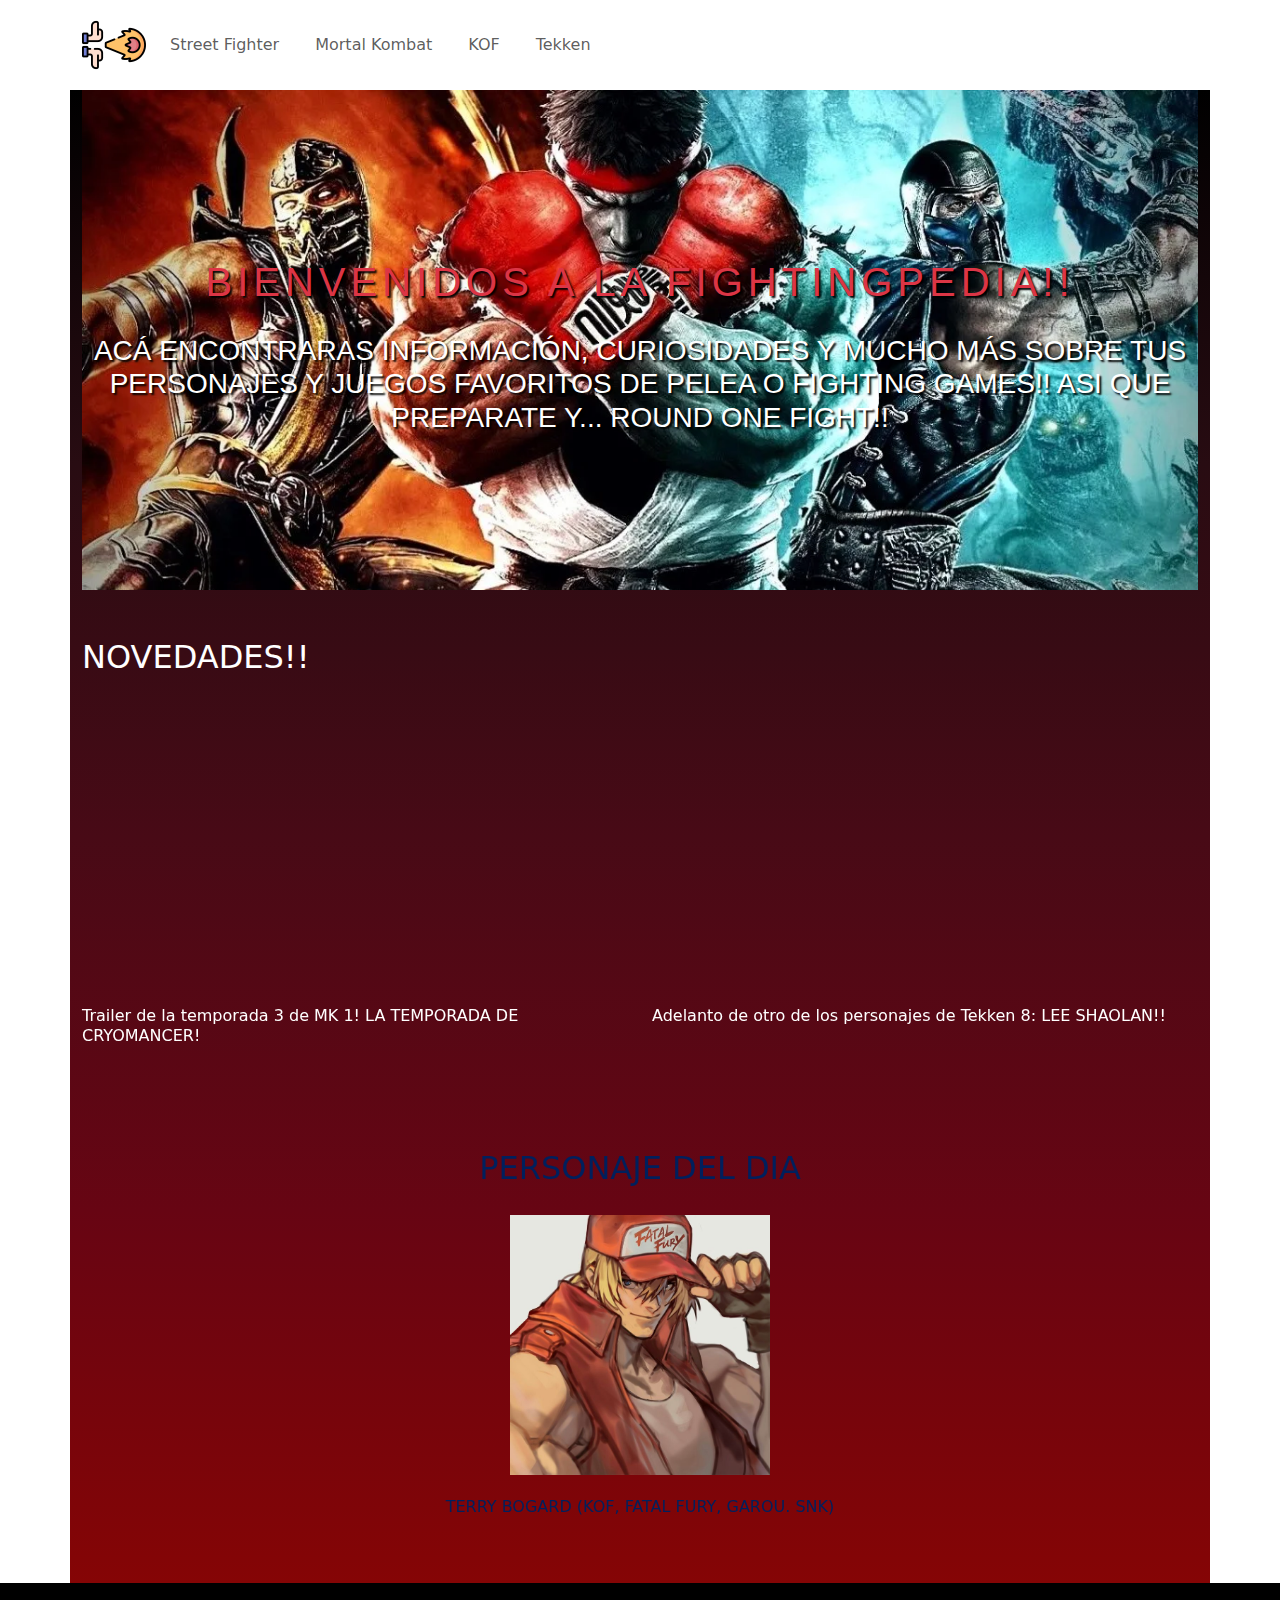
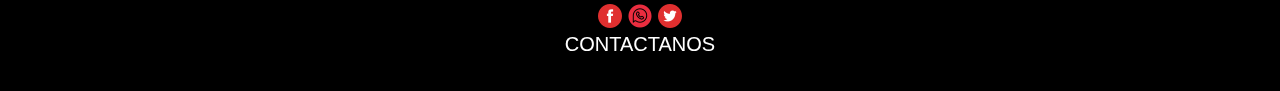
<file: index.html>
<!DOCTYPE html>
<html lang="en">
<head>
    <meta charset="UTF-8">
    <meta name="viewport" content="width=device-width, initial-scale=1.0">
    <meta name="description" content="ACÁ ENCONTRARAS INFORMACIÓN, CURIOSIDADES Y MUCHO MÁS SOBRE TUS PERSONAJES Y JUEGOS FAVORITOS DE PELEA O FIGHTING GAMES!!">
    <meta name="keywords" content="STREET FIGHTER, MORTAL KOMBAT, KING OF FIGHTERS, KOF, TEKKEN">
    <meta property="og:title" content=FIGHTINGPEDIA ENCICLOPEDIA DE JUEGOS DE PELEA>
    <meta property="og:site_name" content=FIGHTINGPEDIA>
    <meta property="og:url" content=www.fighting-pedia.com>
    <meta property="og:description" content=ACÁ ENCONTRARAS INFORMACIÓN, CURIOSIDADES Y MUCHO MÁS SOBRE TUS PERSONAJES Y JUEGOS FAVORITOS DE PELEA O FIGHTING GAMES>
    <meta property="og:type" content="">
    <meta property="og:image" content=https://images.app.goo.gl/V27p7iM9LM91ievm9>
    <title>FIGHTINGPEDIA - TU ENCICLOPEDIA DE JUEGOS DE LUCHA!</title>
    <link rel="stylesheet" href="https://cdn.jsdelivr.net/npm/bootstrap@5.3.2/dist/css/bootstrap.min.css">
    <link rel="stylesheet" href="./css/style.css">
    <link rel="shortcut icon" href="./assets/img/logofightingpedia.ico" type="image/x-icon">
</head>
<body>
  <header>
    <nav class="navbar navbar-expand-lg navbar-light custom-navbar-color">
      <div class="container">
        <a class="navbar-brand" href="./index.html"><img src="./assets/img/logofightingpedia.png" alt=""></a>
        <button class="navbar-toggler" type="button" data-bs-toggle="collapse" data-bs-target="#navbarNav" aria-controls="navbarNav" aria-expanded="false" aria-label="Toggle navigation">
          <span class="navbar-toggler-icon"></span>
        </button>
        <div class="collapse navbar-collapse" id="navbarNav">
          <ul class="navbar-nav">
            <li class="nav-item">
              <a class="nav-link" href="./pages/streetfighter.html">Street Fighter</a>
            </li>
            <li class="nav-item">
              <a class="nav-link" href="./pages/mortalkombat.html">Mortal Kombat</a>
            </li>
            <li class="nav-item">
              <a class="nav-link" href="./pages/kof.html">KOF</a>
            </li>
            <li class="nav-item">
              <a class="nav-link" href="./pages/tekken.html">Tekken</a>
            </li>
          </ul>
        </div>
      </div>
    </nav>
  </header>
  <main class="container">
    <section id="inicio" class="fondo text-center py-5">
        <h1 class="text-danger">BIENVENIDOS A LA FIGHTINGPEDIA!!</h1>
        <h3 class="text-white">ACÁ ENCONTRARAS INFORMACIÓN, CURIOSIDADES Y MUCHO MÁS SOBRE TUS PERSONAJES Y JUEGOS FAVORITOS DE PELEA O FIGHTING GAMES!! ASI QUE PREPARATE Y... ROUND ONE FIGHT!!</h3>
    </section>
    <section id="novedades" class="py-5">
      <h2 class= "text-white">NOVEDADES!!</h2>
        <div class="row">
            <div class="col-md-6">
                <iframe width="560" height="315" src="https://www.youtube.com/embed/T8Xaw6RXOB8?si=-clqtXd8-ogATsBP" title="YouTube video player" frameborder="0" allow="accelerometer; autoplay; clipboard-write; encrypted-media; gyroscope; picture-in-picture; web-share" allowfullscreen></iframe>
                <div>
                    <h6 class="text-white">Trailer de la temporada 3 de MK 1! LA TEMPORADA DE CRYOMANCER!</h6>
                </div>
            </div>
            <div class="col-md-6">
                <iframe width="560" height="315" src="https://www.youtube.com/embed/-0mjC3FEMc4?si=bHp7GgWHuBr16eFQ" title="YouTube video player" frameborder="0" allow="accelerometer; autoplay; clipboard-write; encrypted-media; gyroscope; picture-in-picture; web-share" allowfullscreen></iframe>
                <div>
                    <h6 class="text-white">Adelanto de otro de los personajes de Tekken 8: LEE SHAOLAN!!</h6>
                </div>
            </div>
        </div>
    </section>
    <section id="personaje" class="personaje-del-dia text-center py-5">
        <h2>PERSONAJE DEL DIA</h2>
        <img src="./assets/img/Terry.jpg" alt="">
        <p>TERRY BOGARD (KOF, FATAL FURY, GAROU. SNK)</p>
    </section>
  </main>
  <footer class="text-center py-3">
    <div class="container">
      <img src="./assets/img/red-face.png" alt="">
      <img src="./assets/img/chat.png" alt="">
      <img src="./assets/img/twitter.png" alt="">
      <p>CONTACTANOS</p>
    </div>
  </footer>
  <script src="https://cdn.jsdelivr.net/npm/bootstrap@5.3.2/dist/js/bootstrap.bundle.min.js"></script>
</body>
</html>
</file>
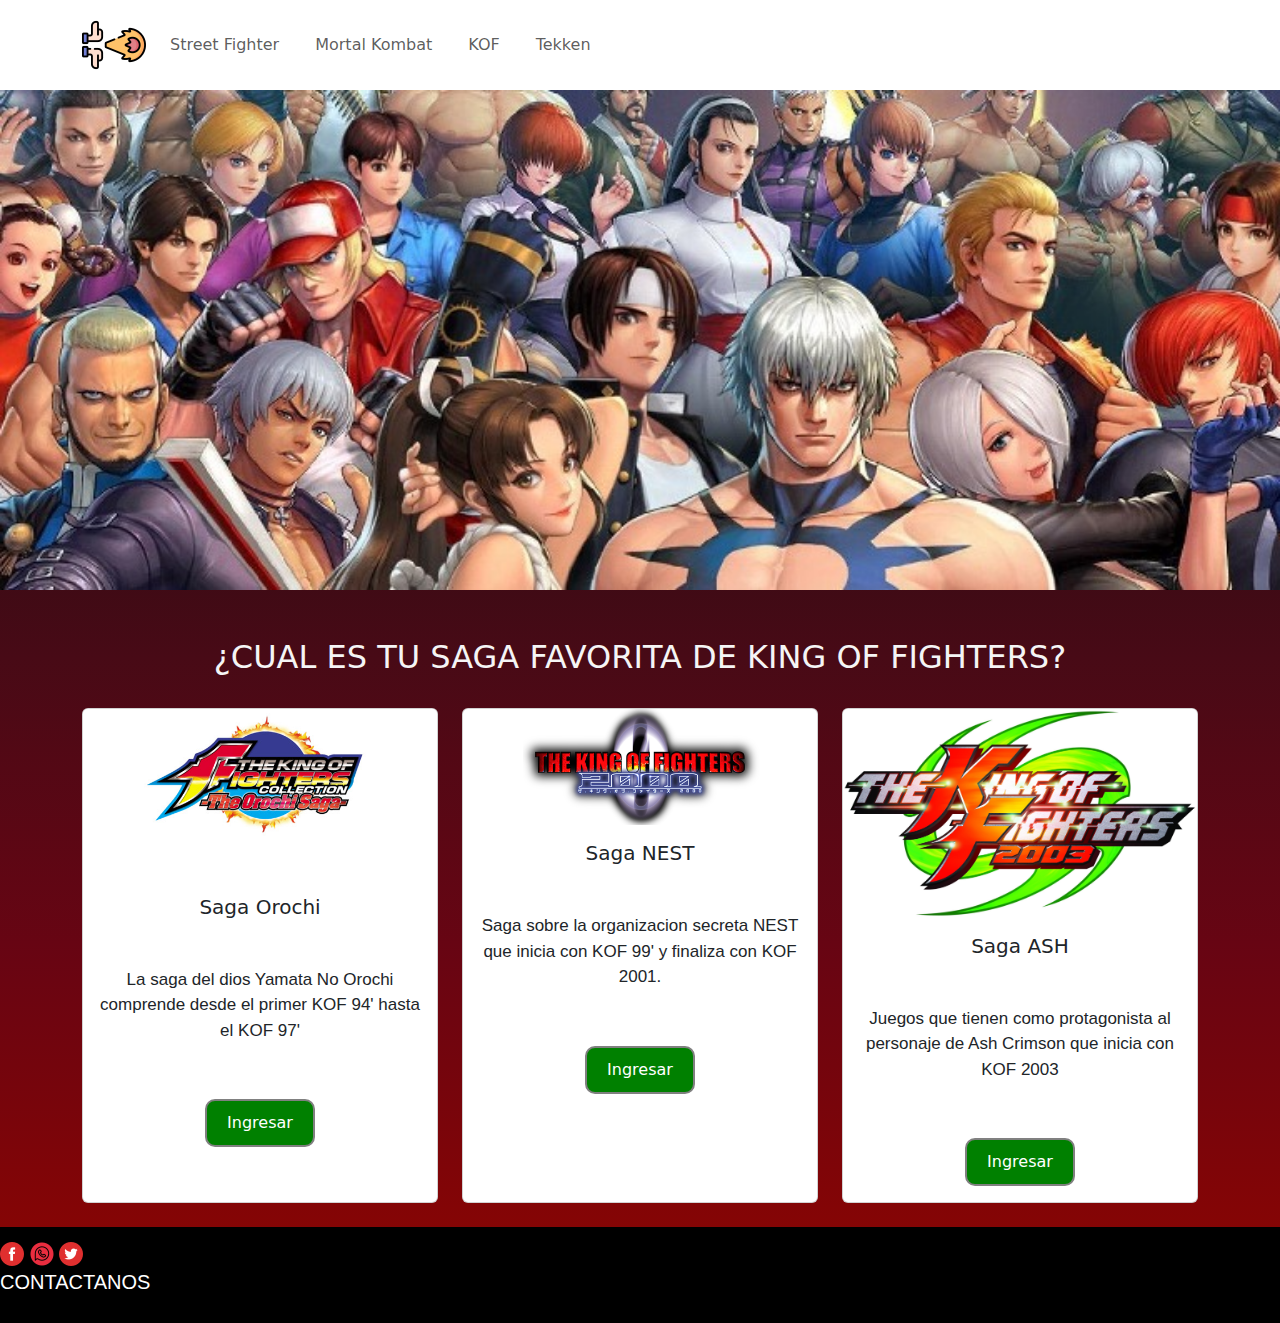
<file: pages/kof.html>
<!DOCTYPE html>
<html lang="en">
<head>
    <meta charset="UTF-8">
    <meta name="viewport" content="width=device-width, initial-scale=1.0">
    <meta name="description" content="ENCUENTRA TODA LA INFO SOBRE LAS SAGAS DE KING OF FIGHTERS!">
    <meta name="keywords" content="STREET FIGHTER, MORTAL KOMBAT, KING OF FIGHTERS, KOF, TEKKEN">
    <meta property="og:title" content=KING OF FIGHTERS>
    <meta property="og:site_name" content=FIGHTINGPEDIA>
    <meta property="og:url" content=www.fighting-pedia.com>
    <meta property="og:description" content=ENCUENTRA TODA LA INFO SOBRE LAS SAGAS DE KING OF FIGHTERS!>
    <meta property="og:type" content="">
    <meta property="og:image" content=https://www.playerreset.com/wp-content/uploads/2019/11/The-King-of-Fighters.jpg>
    <title>KOF - FIGHTINGPEDIA</title>
    <link rel="stylesheet" href="../bootstrap-5.3.2-dist/css/bootstrap.min.css">
    <link rel="stylesheet" href="../css/style.css">
    <link rel="shortcut icon" href="../assets/img/logofightingpedia.ico" type="image/x-icon">
</head>
<body>
  <header>
    <nav class="navbar navbar-expand-lg navbar-light custom-navbar-color">
      <div class="container">
        <a class="navbar-brand" href="../index.html"><img src="../assets/img/logofightingpedia.png" alt=""></a>
        <button class="navbar-toggler" type="button" data-bs-toggle="collapse" data-bs-target="#navbarNav" aria-controls="navbarNav" aria-expanded="false" aria-label="Toggle navigation">
          <span class="navbar-toggler-icon"></span>
        </button>
        <div class="collapse navbar-collapse" id="navbarNav">
          <ul class="navbar-nav">
            <li class="nav-item">
              <a class="nav-link" href="../pages/streetfighter.html">Street Fighter</a>
            </li>
            <li class="nav-item">
              <a class="nav-link" href="../pages/mortalkombat.html">Mortal Kombat</a>
            </li>
            <li class="nav-item">
              <a class="nav-link" href="#">KOF</a>
            </li>
            <li class="nav-item">
              <a class="nav-link" href="../pages/tekken.html">Tekken</a>
            </li>
          </ul>
        </div>
      </div>
    </nav>
  </header>
    <main>
        <section class="fondo-kof"></section>
        <section class="cardsContainer">
          <h2 class="titulo-street text-center mt-5">¿CUAL ES TU SAGA FAVORITA DE KING OF FIGHTERS?</h2>
          <div class="container mt-4">
            <div class="row justify-content-around">
              <div class="col-md-4 mb-4">
                <div class="card">
                  <img src="../assets/img/kof_orochi.jpg" class="card-img-top" alt="...">
                <div class="card-body">
                  <h5 class="card-title">Saga Orochi</h5>
                  <p class="card-text">La saga del dios Yamata No Orochi comprende desde el primer KOF 94' hasta el KOF 97'</p>
                  <a href="#" class="btn-card-kof">Ingresar</a>
                  </div>
                </div>
              </div>
              <div class="col-md-4 mb-4">
                <div class="card">
                  <article>
                  <img src="../assets/img/kof_00.png" class="card-img-top" alt="...">
                <div class="card-body">
                  <h5 class="card-title">Saga NEST</h5>
                  <p class="card-text">Saga sobre la organizacion secreta NEST que inicia con KOF 99' y finaliza con KOF 2001.</p>
                  <a href="#" class="btn-card-kof">Ingresar</a>
                  </div>
                </article>
                </div>
              </div>
              <div class="col-md-4 mb-4">
                <div class="card">
                  <img src="../assets/img/KOF 03.jpg" class="card-img-top" alt="...">
                <div class="card-body">
                  <h5 class="card-title">Saga ASH</h5>
                  <p class="card-text">Juegos que tienen como protagonista al personaje de Ash Crimson que inicia con KOF 2003</p>
                  <a href="#" class="btn-card-kof">Ingresar</a>
                  </div>
                </div>
              </div>
            </div>
          </div>
        </section>
    </main>     
    <footer>
      <img src="../assets/img/red-face.png">
        <img src="../assets/img/chat.png">
        <img src="../assets/img/twitter.png">
        <p>CONTACTANOS</p>
    </footer>
    <script src="../bootstrap-5.3.2-dist/js/bootstrap.js"></script>
</body>
</html>
</file>
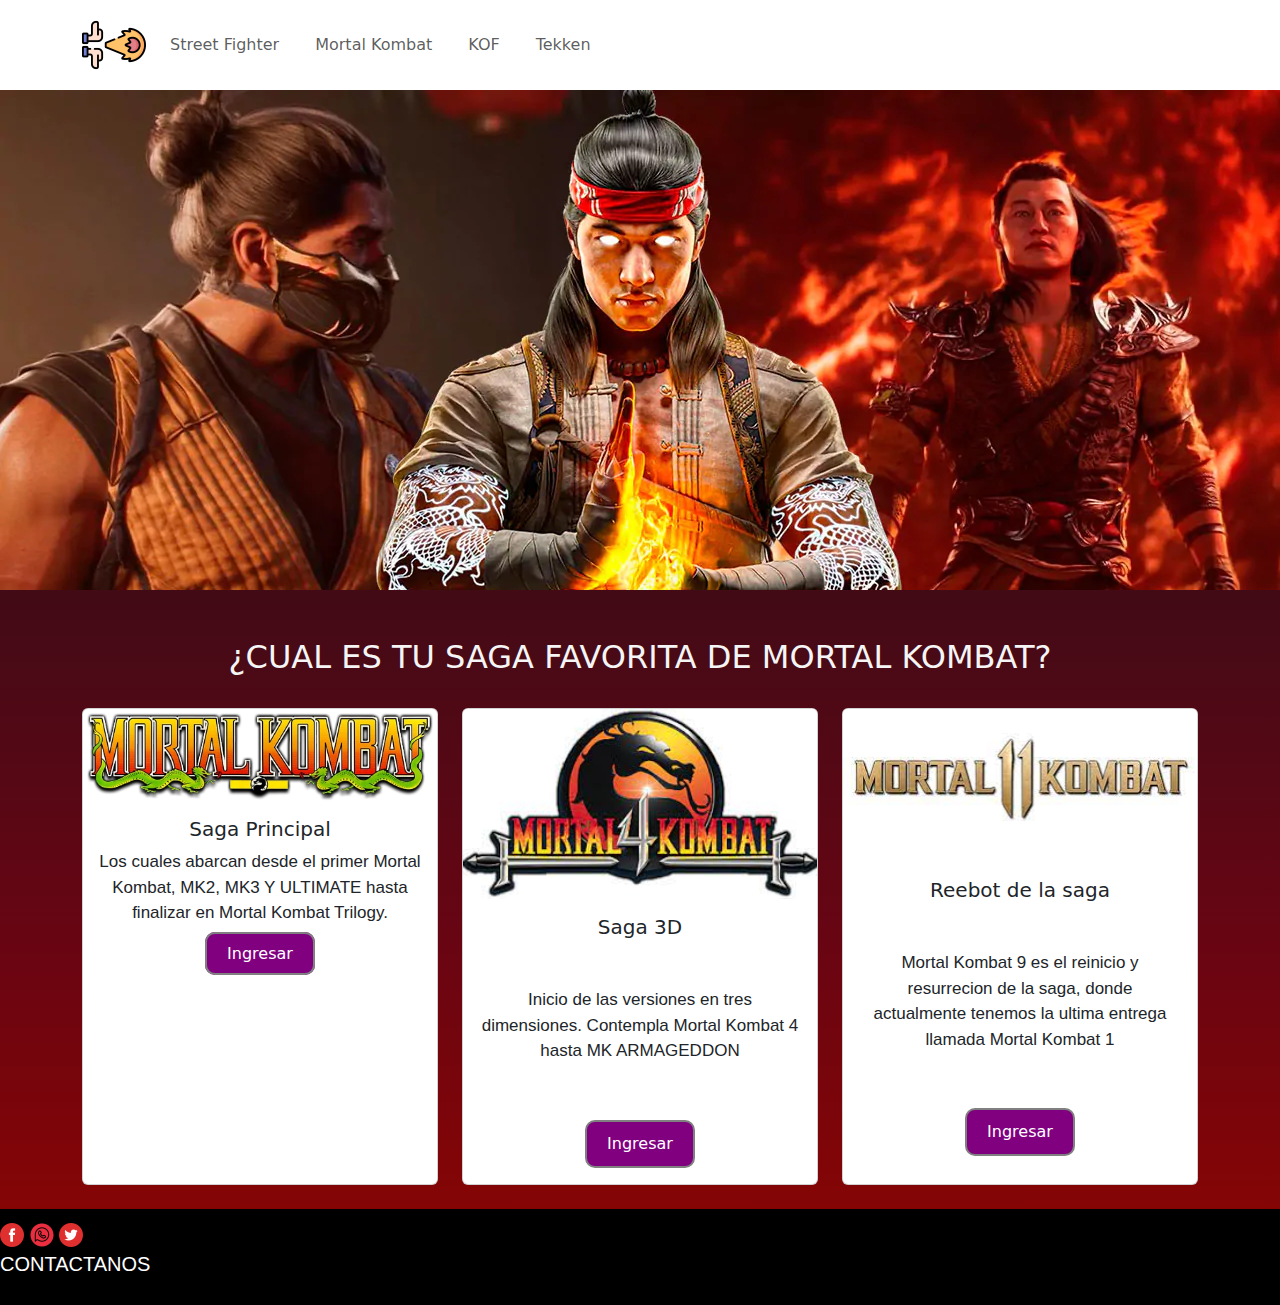
<file: pages/mortalkombat.html>
<!DOCTYPE html>
<html lang="en">
<head>
    <meta charset="UTF-8">
    <meta name="viewport" content="width=device-width, initial-scale=1.0">
    <meta name="description" content="ENCUENTRA TODA LA INFO SOBRE LAS SAGAS DE MORTAL KOMBAT!">
    <meta name="keywords" content="STREET FIGHTER, MORTAL KOMBAT, KING OF FIGHTERS, KOF, TEKKEN">
    <meta property="og:title" content=MORTAL KOMBAT>
    <meta property="og:site_name" content=FIGHTINGPEDIA>
    <meta property="og:url" content=www.fighting-pedia.com>
    <meta property="og:description" content=ENCUENTRA TODA LA INFO SOBRE LAS SAGAS DE MORTAL KOMBAT!>
    <meta property="og:type" content="">
    <meta property="og:image" content=https://www.google.com/url?sa=i&url=https%3A%2F%2Feleconomista.com.ar%2Fsociedad-redes%2Fmortal-kombat-historia-franquicia-escandalizo-todo-mundo-recaudo-millones-n60906&psig=AOvVaw3F_oKuk8F8jm6ORZ6wA_vf&ust=1705888494489000&source=images&cd=vfe&opi=89978449&ved=0CBIQjRxqFwoTCIi8hoWw7YMDFQAAAAAdAAAAABAD>
    <title>MORTAL KOMBAT - FIGHTINGPEDIA</title>
    <link rel="stylesheet" href="../bootstrap-5.3.2-dist/css/bootstrap.min.css">
    <link rel="stylesheet" href="../css/style.css">
    <link rel="shortcut icon" href="../assets/img/logofightingpedia.ico" type="image/x-icon">
</head>
<body>
  <header>
    <nav class="navbar navbar-expand-lg navbar-light custom-navbar-color">
      <div class="container">
        <a class="navbar-brand" href="../index.html"><img src="../assets/img/logofightingpedia.png" alt=""></a>
        <button class="navbar-toggler" type="button" data-bs-toggle="collapse" data-bs-target="#navbarNav" aria-controls="navbarNav" aria-expanded="false" aria-label="Toggle navigation">
          <span class="navbar-toggler-icon"></span>
        </button>
        <div class="collapse navbar-collapse" id="navbarNav">
          <ul class="navbar-nav">
            <li class="nav-item">
              <a class="nav-link" href="../pages/streetfighter.html">Street Fighter</a>
            </li>
            <li class="nav-item">
              <a class="nav-link" href="#">Mortal Kombat</a>
            </li>
            <li class="nav-item">
              <a class="nav-link" href="../pages/kof.html">KOF</a>
            </li>
            <li class="nav-item">
              <a class="nav-link" href="../pages/tekken.html">Tekken</a>
            </li>
          </ul>
        </div>
      </div>
    </nav>
  </header>
    <main>
        <section class="fondo-mortal"></section>
        <section class="cardsContainer">
          <h2 class="titulo-street text-center mt-5">¿CUAL ES TU SAGA FAVORITA DE MORTAL KOMBAT?</h2>
          <div class="container mt-4">
            <div class="row justify-content-around">
              <div class="col-md-4 mb-4">
                <div class="card">
                  <article></article>
                  <img src="../assets/img/Mk1_logo.logo.png" class="card-img-top" alt="...">
                  <div class="card-body">
                  <h5 class="card-title">Saga Principal</h5>
                  <p class="card-text">Los cuales abarcan desde el primer Mortal Kombat, MK2, MK3 Y ULTIMATE hasta finalizar en Mortal Kombat Trilogy.</p>
                  <a href="#" class="btn-card-mortal">Ingresar</a>
                  </div>
                </article>
                </div>
              </div>
              <div class="col-md-4 mb-4">
                <div class="card">
                  <img src="../assets/img/mortalkombat 4.png" class="card-img-top" alt="...">
                <div class="card-body">
                  <h5 class="card-title">Saga 3D</h5>
                  <p class="card-text">Inicio de las versiones en tres dimensiones. Contempla Mortal Kombat 4 hasta MK ARMAGEDDON</p>
                  <a href="#" class="btn-card-mortal">Ingresar</a>
                  </div>
                </div>
              </div>
              <div class="col-md-4 mb-4">
                <div class="card">
                  <img src="../assets/img/mk 11.png" class="card-img-top" alt="...">
                <div class="card-body">
                  <h5 class="card-title">Reebot de la saga</h5>
                  <p class="card-text">Mortal Kombat 9 es el reinicio y resurrecion de la saga, donde actualmente tenemos la ultima entrega llamada Mortal Kombat 1</p>
                  <a href="#" class="btn-card-mortal">Ingresar</a>
                  </div>
                </div>
              </div>
            </div>
          </div>
        </section>         
      </section>
    </main>     
    <footer>
      <img src="../assets/img/red-face.png">
        <img src="../assets/img/chat.png">
        <img src="../assets/img/twitter.png">
        <p>CONTACTANOS</p>
    </footer>
    <script src="../bootstrap-5.3.2-dist/js/bootstrap.js"></script>
</body>
</html>
</file>
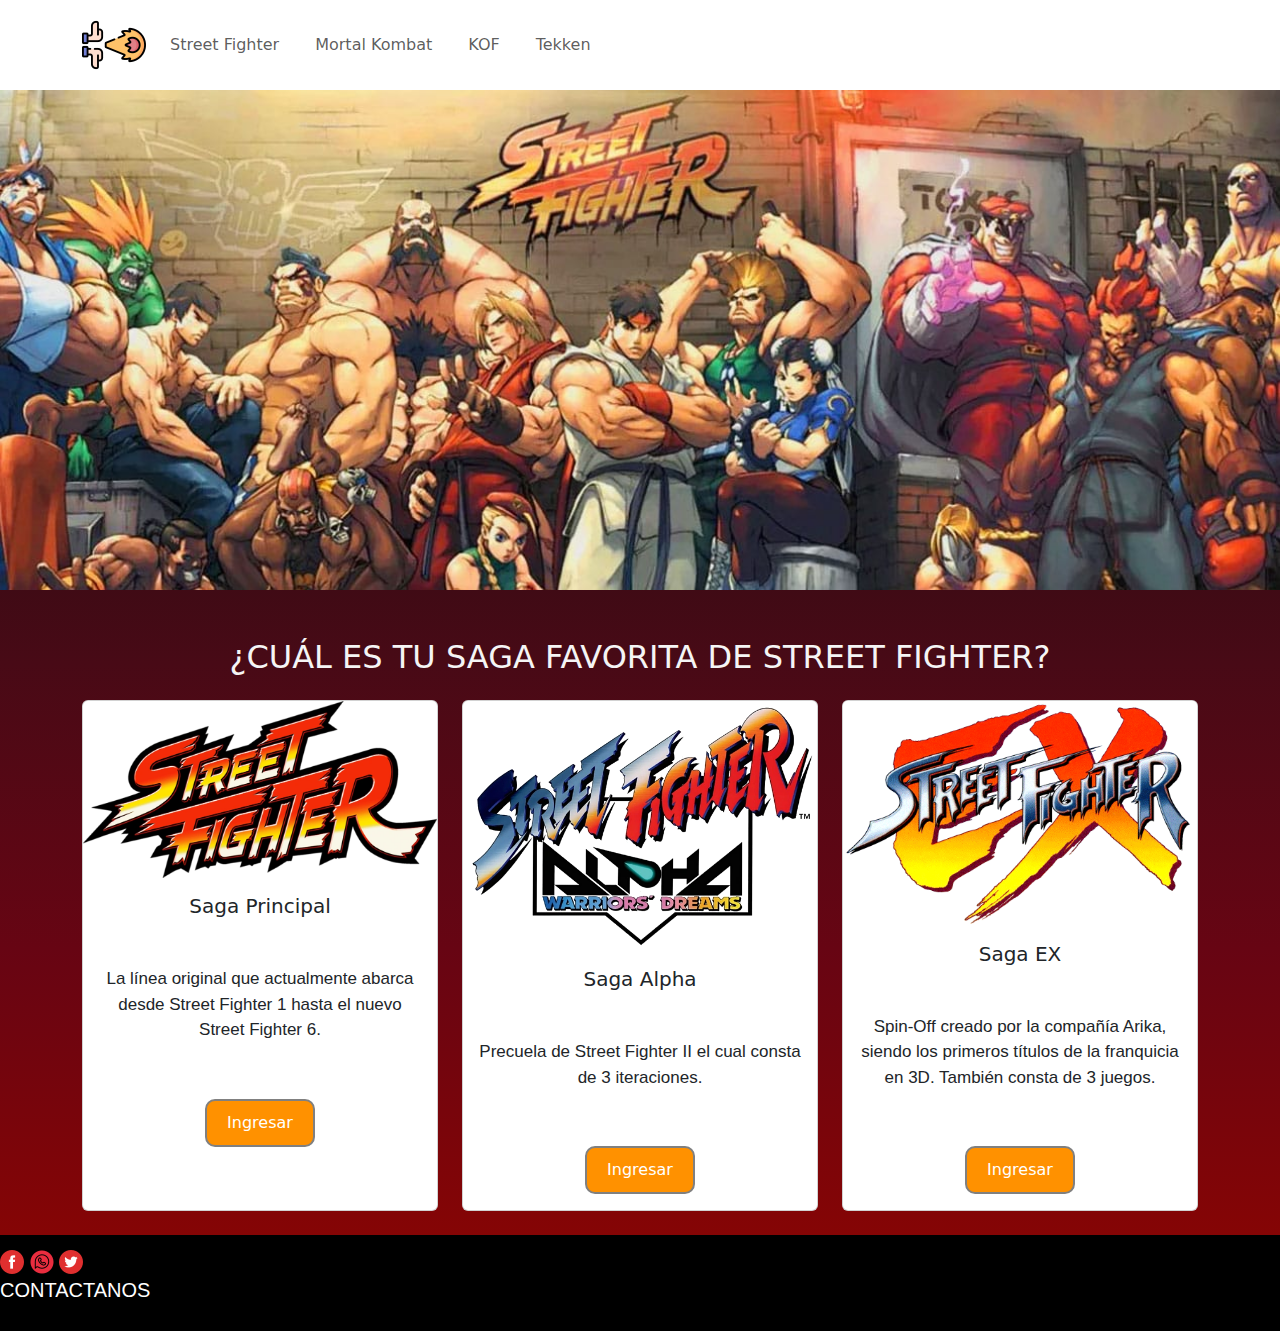
<file: pages/streetfighter.html>
<!DOCTYPE html>
<html lang="en">
<head>
    <meta charset="UTF-8">
    <meta name="viewport" content="width=device-width, initial-scale=1.0">
    <meta name="description" content="ENCUENTRA TODA LA INFO SOBRE LAS SAGAS DE STREET FIGHTER!">
    <meta name="keywords" content="STREET FIGHTER, MORTAL KOMBAT, KING OF FIGHTERS, KOF, TEKKEN">
    <meta property="og:title" content=STREET FIGHTER>
    <meta property="og:site_name" content=FIGHTINGPEDIA>
    <meta property="og:url" content=www.fighting-pedia.com>
    <meta property="og:description" content=ENCUENTRA TODA LA INFO SOBRE LAS SAGAS DE STREET FIGHTER!>
    <meta property="og:type" content="">
    <meta property="og:image" content=https://www.google.com/url?sa=i&url=https%3A%2F%2Fwww.businesswire.com%2Fnews%2Fhome%2F20230122005019%2Fes%2F&psig=AOvVaw0dOut-XS29dc-jFMKtD2Y4&ust=1705888610282000&source=images&cd=vfe&opi=89978449&ved=0CBIQjRxqFwoTCOCz7b2w7YMDFQAAAAAdAAAAABAD>
    <title>STREET FIGHTER - FIGHTINGPEDIA</title>
    <link rel="stylesheet" href="../bootstrap-5.3.2-dist/css/bootstrap.min.css">
    <link rel="stylesheet" href="../css/style.css">
    <link rel="shortcut icon" href="../assets/img/logofightingpedia.ico" type="image/x-icon">
</head>
<body>
  <header>
    <nav class="navbar navbar-expand-lg navbar-light custom-navbar-color">
      <div class="container">
        <a class="navbar-brand" href="../index.html"><img src="../assets/img/logofightingpedia.png" alt=""></a>
        <button class="navbar-toggler" type="button" data-bs-toggle="collapse" data-bs-target="#navbarNav" aria-controls="navbarNav" aria-expanded="false" aria-label="Toggle navigation">
          <span class="navbar-toggler-icon"></span>
        </button>
        <div class="collapse navbar-collapse" id="navbarNav">
          <ul class="navbar-nav">
            <li class="nav-item">
              <a class="nav-link" href="#">Street Fighter</a>
            </li>
            <li class="nav-item">
              <a class="nav-link" href="../pages/mortalkombat.html">Mortal Kombat</a>
            </li>
            <li class="nav-item">
              <a class="nav-link" href="../pages/kof.html">KOF</a>
            </li>
            <li class="nav-item">
              <a class="nav-link" href="../pages/tekken.html">Tekken</a>
            </li>
          </ul>
        </div>
      </div>
    </nav>
  </header>
    <main>
      <section class="fondo-street"></section>
      <section class="cardsContainer">
        <div>
        <h2 class="titulo-street text-center mt-5">¿CUÁL ES TU SAGA FAVORITA DE STREET FIGHTER?</h2>
        <div class="container mt-4">
          <div class="row justify-content-around">
            <div class="col-md-4 mb-4">
              <div class="card">
                <article>
                <img src="../assets/img/Street_Fighter_Logo.png" class="card-img-top" alt="...">
                <div class="card-body">
                  <h5 class="card-title">Saga Principal</h5>
                  <p class="card-text">La línea original que actualmente abarca desde Street Fighter 1 hasta el nuevo Street Fighter 6.</p>
                  <a href="#" class="btn-card">Ingresar</a>
                </div>
               </article>
              </div>
            </div>
            <div class="col-md-4 mb-4">
              <div class="card">
                <img src="../assets/img/Streetfighteralpha-white-logo.png" class="card-img-top" alt="...">
                <div class="card-body">
                  <h5 class="card-title">Saga Alpha</h5>
                  <p class="card-text">Precuela de Street Fighter II el cual consta de 3 iteraciones.</p>
                  <a href="#" class="btn-card">Ingresar</a>
                </div>
              </div>
            </div>
            <div class="col-md-4 mb-4">
              <div class="card">
                <img src="../assets/img/Street_Fighter_EX_Logo_1_a.png" class="card-img-top" alt="...">
                <div class="card-body">
                  <h5 class="card-title">Saga EX</h5>
                  <p class="card-text">Spin-Off creado por la compañía Arika, siendo los primeros títulos de la franquicia en 3D. También consta de 3 juegos.</p>
                  <a href="#" class="btn-card">Ingresar</a>
                </div>
              </div>
            </div>
          </div>
        </div>
      </section>
    </main>
    <footer>
      <img src="../assets/img/red-face.png">
        <img src="../assets/img/chat.png">
        <img src="../assets/img/twitter.png">
        <p>CONTACTANOS</p>
    </footer>
    <script src="../bootstrap-5.3.2-dist/js/bootstrap.js"></script>    
</body>
</html>
</file>
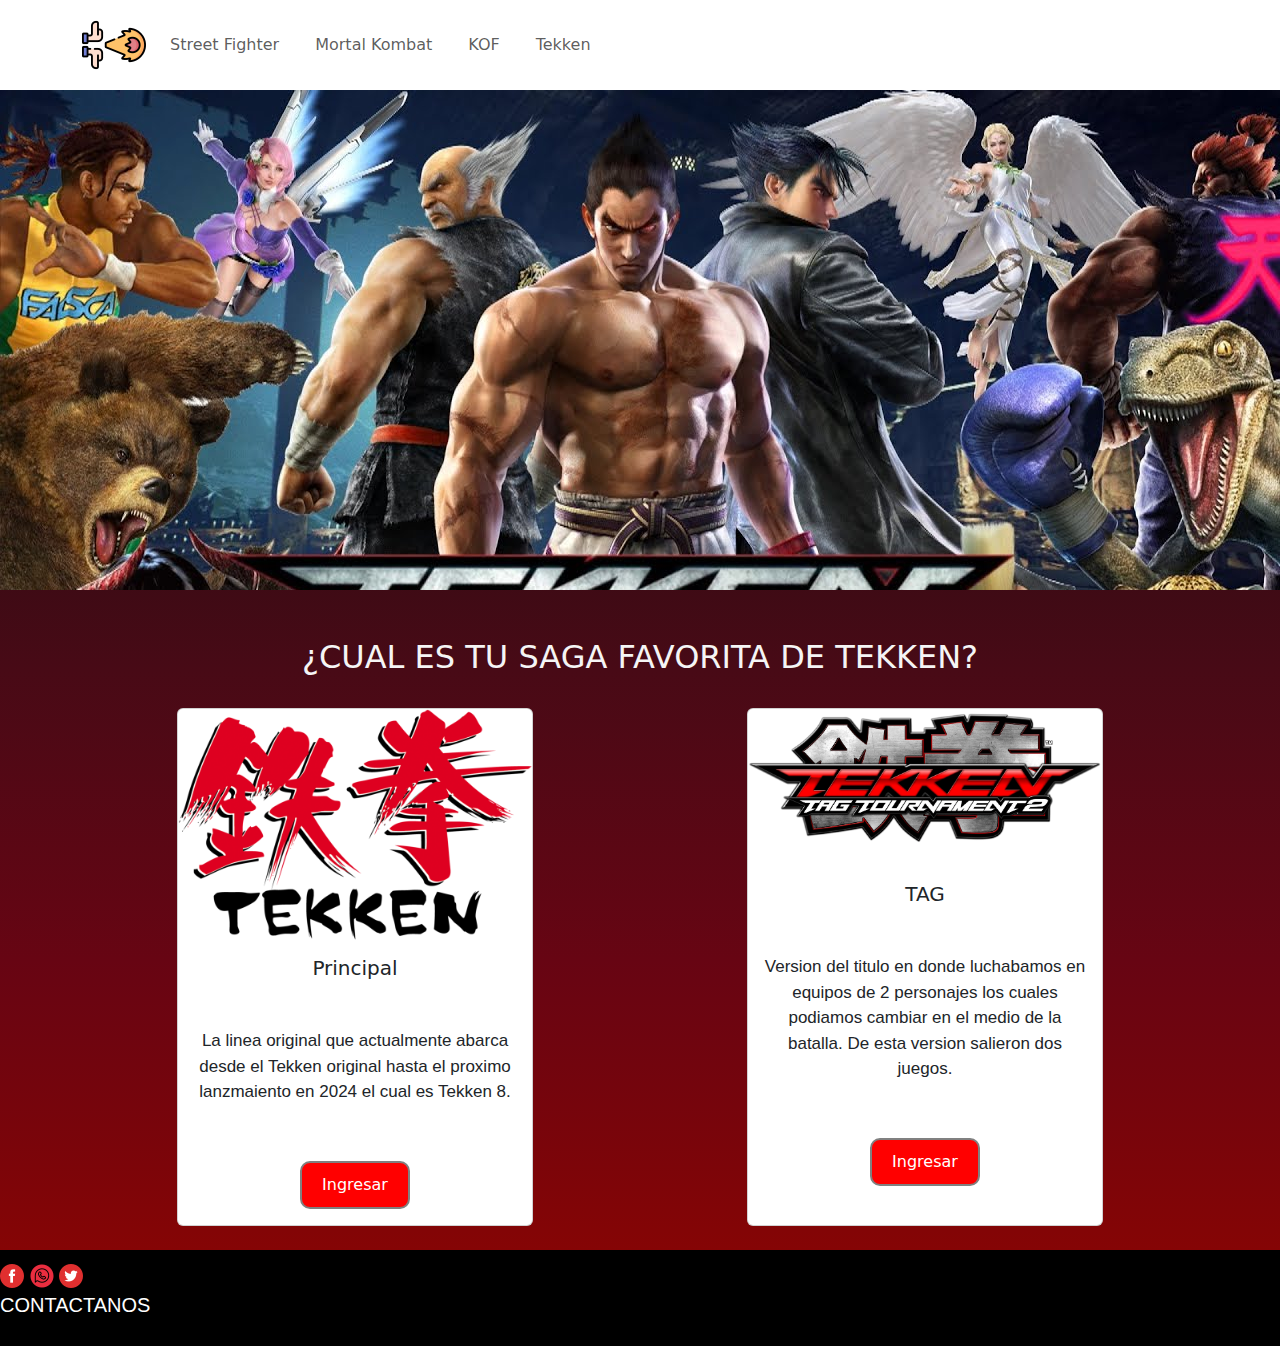
<file: pages/tekken.html>
<!DOCTYPE html>
<html lang="en">
<head>
    <meta charset="UTF-8">
    <meta name="viewport" content="width=device-width, initial-scale=1.0">
    <meta name="description" content="ENCUENTRA TODA LA INFO SOBRE LAS SAGAS DE TEKKEN!">
    <meta name="keywords" content="STREET FIGHTER, MORTAL KOMBAT, KING OF FIGHTERS, KOF, TEKKEN">
    <meta property="og:title" content=TEKKEN>
    <meta property="og:site_name" content=FIGHTINGPEDIA>
    <meta property="og:url" content=www.fighting-pedia.com>
    <meta property="og:description" content=ENCUENTRA TODA LA INFO SOBRE LAS SAGAS DE TEKKEN!>
    <meta property="og:type" content="">
    <meta property="og:image" content=https://www.google.com/url?sa=i&url=https%3A%2F%2Fes.bandainamcoent.eu%2Ftekken%2Ftekken-8&psig=AOvVaw3ynJpG3s51Sg8odtLjflTr&ust=1705888719426000&source=images&cd=vfe&opi=89978449&ved=0CBIQjRxqFwoTCPjp4PKw7YMDFQAAAAAdAAAAABAE>
    <title>TEKKEN - FIGHTINGPEDIA</title>
    <link rel="stylesheet" href="../bootstrap-5.3.2-dist/css/bootstrap.min.css">
    <link rel="stylesheet" href="../css/style.css">
    <link rel="shortcut icon" href="../assets/img/logofightingpedia.ico" type="image/x-icon">
</head>
<body>
  <header>
    <nav class="navbar navbar-expand-lg navbar-light custom-navbar-color">
      <div class="container">
        <a class="navbar-brand" href="../index.html"><img src="../assets/img/logofightingpedia.png" alt=""></a>
        <button class="navbar-toggler" type="button" data-bs-toggle="collapse" data-bs-target="#navbarNav" aria-controls="navbarNav" aria-expanded="false" aria-label="Toggle navigation">
          <span class="navbar-toggler-icon"></span>
        </button>
        <div class="collapse navbar-collapse" id="navbarNav">
          <ul class="navbar-nav">
            <li class="nav-item">
              <a class="nav-link" href="../pages/streetfighter.html">Street Fighter</a>
            </li>
            <li class="nav-item">
              <a class="nav-link" href="../pages/mortalkombat.html">Mortal Kombat</a>
            </li>
            <li class="nav-item">
              <a class="nav-link" href="../pages/kof.html">KOF</a>
            </li>
            <li class="nav-item">
              <a class="nav-link" href="#">Tekken</a>
            </li>
          </ul>
        </div>
      </div>
    </nav>
  </header>
    <main>
        <section class="fondo-tekken"></section>
        <section class="cardsContainer">
          <h2 class="titulo-street text-center mt-5">¿CUAL ES TU SAGA FAVORITA DE TEKKEN?</h2>
          <div class="container mt-4">
            <div class="row justify-content-around">
              <div class="col-md-4 mb-4">
                <div class="card">
                  <article>
                  <img src="../assets/img/Tekken_1_Logo.png" class="card-img-top" alt="...">
                <div class="card-body">
                  <h5 class="card-title">Principal</h5>
                  <p class="card-text">La linea original que actualmente abarca desde el Tekken original hasta el proximo lanzmaiento en 2024 el cual es Tekken 8.</p>
                  <a href="#" class="btn-card-tekken">Ingresar</a>
                  </div>
                </article>
                </div>
              </div>
              <div class="col-md-4 mb-4">
                <div class="card">
                  <img src="../assets/img/Tekken_Tag_Tournament_2.jpg" class="card-img-top" alt="...">
                  <div class="card-body">
                    <h5 class="card-title">TAG</h5>
                    <p class="card-text">Version del titulo en donde luchabamos en equipos de 2 personajes los cuales podiamos cambiar en el medio de la batalla. De esta version salieron dos juegos.</p>
                    <a href="#" class="btn-card-tekken">Ingresar</a>
                  </div>
                </div>
              </div>
            </div>
          </div>
      </section>
    </main>     
    <footer>
      <img src="../assets/img/red-face.png">
        <img src="../assets/img/chat.png">
        <img src="../assets/img/twitter.png">
        <p>CONTACTANOS</p>
    </footer>
    <script src="../bootstrap-5.3.2-dist/js/bootstrap.js"></script>
</body>
</html>
</file>
<file: css/style.css>
.fondo {
  background-image: url("../assets/img/index.webp");
  height: 31.25rem;
  background-repeat: no-repeat;
  background-size: cover;
  color: white;
  display: flex;
  flex-direction: column;
  justify-content: center;
  align-items: center;
  gap: 0px; }

main {
  background-image: linear-gradient(to bottom, #000000, #280c12, #480a16, #670513, #850505); }

h1 {
  text-align: center;
  padding: 20px;
  font-family: 'Kanit', sans-serif;
  text-shadow: 2px 2px 2px black;
  letter-spacing: 5px;
  color: red; }

h3 {
  font-family: 'Kanit', sans-serif;
  text-shadow: 2px 2px 2px black; }

.personaje-del-dia {
  color: #00205d;
  text-align: center; }

.personaje-del-dia img {
  width: 18.75rem;
  height: 18.75rem;
  padding: 20px; }

.personaje-del-dia img p {
  color: #00205d;
  font-size: 20px; }

.fondo-street, .fondo-mortal, .fondo-kof, .fondo-tekken {
  background-image: url("../assets/img/street-fight.jpg");
  height: 31.25rem;
  background-repeat: no-repeat;
  background-size: cover;
  display: flex;
  flex-direction: column;
  justify-content: center;
  align-items: center;
  gap: 0px; }

h2 {
  -webkit-animation: text-focus-in 1.5s cubic-bezier(0.55, 0.085, 0.68, 0.53) both;
  animation: text-focus-in 1.5s cubic-bezier(0.55, 0.085, 0.68, 0.53) both; }

@-webkit-keyframes text-focus-in {
  0% {
    -webkit-filter: blur(12px);
    filter: blur(12px);
    opacity: 0; }
  100% {
    -webkit-filter: blur(0px);
    filter: blur(0px);
    opacity: 1; } }

@keyframes text-focus-in {
  0% {
    -webkit-filter: blur(12px);
    filter: blur(12px);
    opacity: 0; }
  100% {
    -webkit-filter: blur(0px);
    filter: blur(0px);
    opacity: 1; } }

.fondo-mortal {
  background-image: url("../assets/img/Mortal-Kombat-1.webp"); }

.fondo-kof {
  background-image: url("../assets/img/the-king-of-fighters-dc9a429a.png"); }

.fondo-tekken {
  background-image: url("../assets/img/maxresdefault.jpg"); }

.titulo-street {
  text-align: center;
  color: whitesmoke; }

.nav-link:hover {
  color: red; }

li {
  margin-right: 20px; }

footer {
  padding: 10px 0;
  background-color: black;
  color: white;
  width: 100%;
  font-family: 'Kanit', sans-serif;
  font-size: 20px; }

.cardsContainer {
  display: flex;
  flex-direction: column;
  justify-content: center;
  align-items: center;
  gap: none; }
  .cardsContainer div:nth-child(1) {
    text-align: center; }
  .cardsContainer div:nth-child(2) {
    display: flex;
    flex-direction: column;
    justify-content: center;
    align-items: center;
    gap: 40px; }

.card {
  min-height: 100%;
  justify-content: space-between;
  display: flex;
  align-items: stretch;
  margin: 0px;
  padding: 0px; }

.btn-card, .btn-card-mortal, .btn-card-kof, .btn-card-tekken {
  background-color: #ff9100;
  color: white;
  border-radius: 10px;
  border: 2px solid grey;
  padding: 10px 20px;
  text-decoration: none; }

.btn-card-mortal {
  background-color: purple; }

.btn-card-kof {
  background-color: green; }

.btn-card-tekken {
  background-color: red; }

.btn-card-mortal:hover {
  box-shadow: 2px 2px 5px black; }

.btn-card-kof:hover {
  box-shadow: 2px 2px 5px black; }

.btn-card-tekken:hover {
  box-shadow: 2px 2px 5px black; }

.btn-card:hover, .btn-card-mortal:hover, .btn-card-kof:hover, .btn-card-tekken:hover {
  box-shadow: 2px 2px 5px black; }

.card-text {
  font-family: 'Kanit', sans-serif;
  font-size: 17px; }

* {
  padding: 0;
  margin: 0;
  box-sizing: border-box; }
</file>
